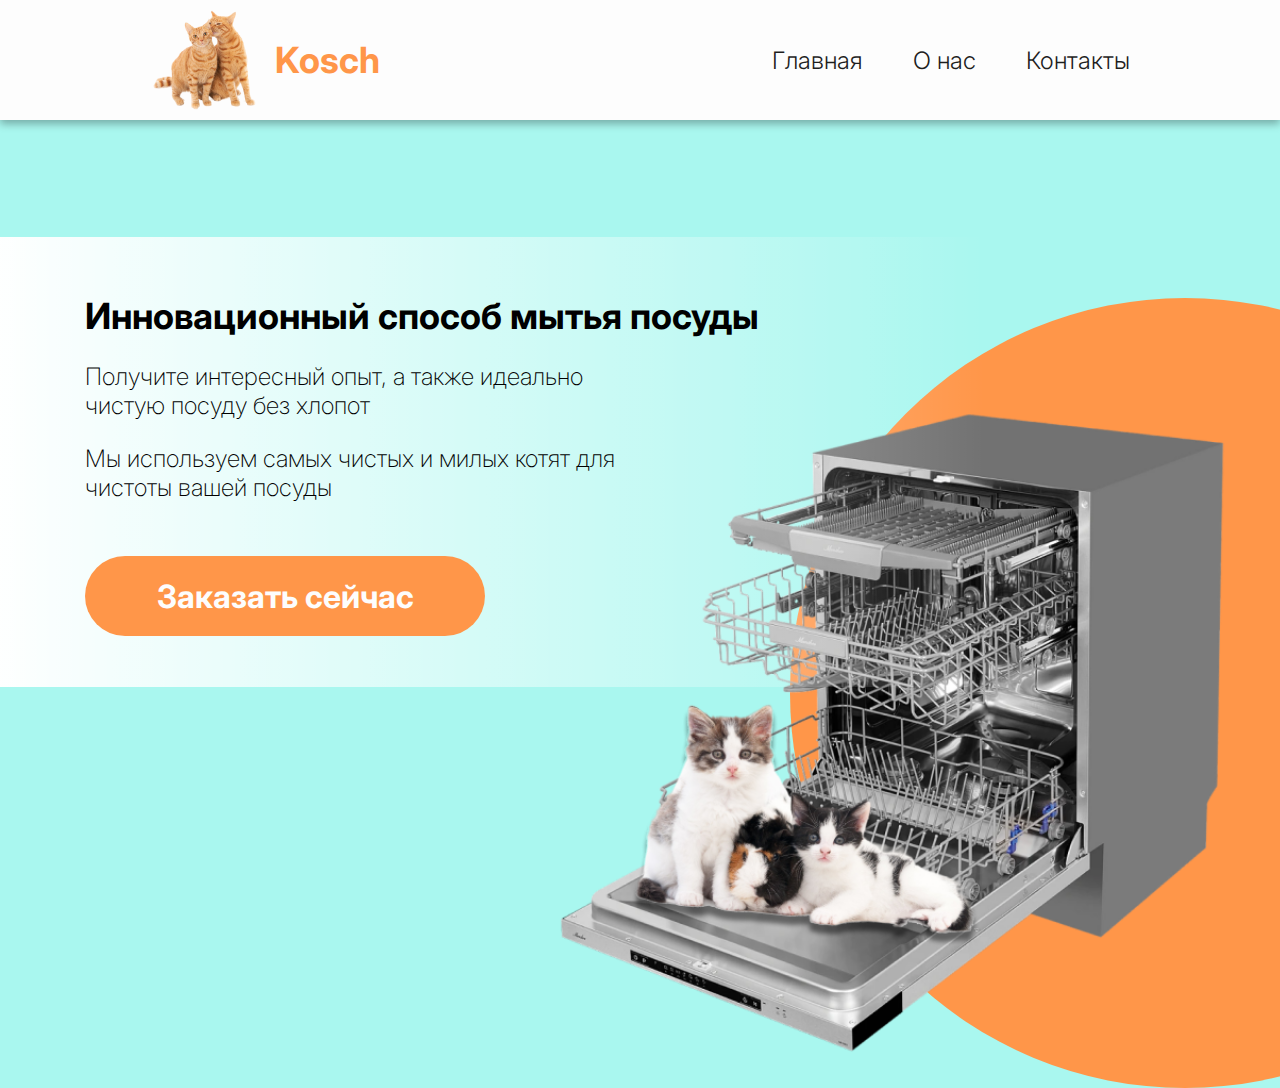
<file: index.html>
<!DOCTYPE html>

<html lang="rus">

<head>
    <title>Kosch</title>
    <meta charset="utf-8">
    <link rel="stylesheet" href="styles.css"></linkrel>
</head>
<style>
    @import url('https://fonts.googleapis.com/css2?family=Inter:wght@100..900&display=swap');
</style>

<body>
        <nav class="navbar">
            <a href="index.html" class="logo-link">
                <div class="logo-container">
                    <img src="res/logo.png" alt="Logo">
                    <span class="site-name">Kosch</span>
                </div>
            </a>
            <div class="nav-links">
                <li><a href="index.html">Главная</a></li>
                <li><a href="about.html">О нас</a></li>
                <li><a href="contacts.html">Контакты</a></li>
            </div>
        </nav>
    <div class="container"></div>
        <div class="circle">
                <img src="res/1.png" alt="machine" class="main-img">
        </div>
        <div class="descibtion">
            <div class="main-text">
                <h1>Инновационный способ мытья посуды</h1>
                <div class="text-after-header">
                    <p class="text1">Получите интересный опыт, а также идеально чистую посуду без хлопот</p>
                    <p class="text2">Мы используем самых чистых и милых котят для чистоты вашей посуды</p>
                    <form action="contacts.html" target="_self">
                        <button class="buy-button">Заказать сейчас</button>
                    </form>
                </div>
            </div>
        </div>
    </div>

</body>
</html>
</file>
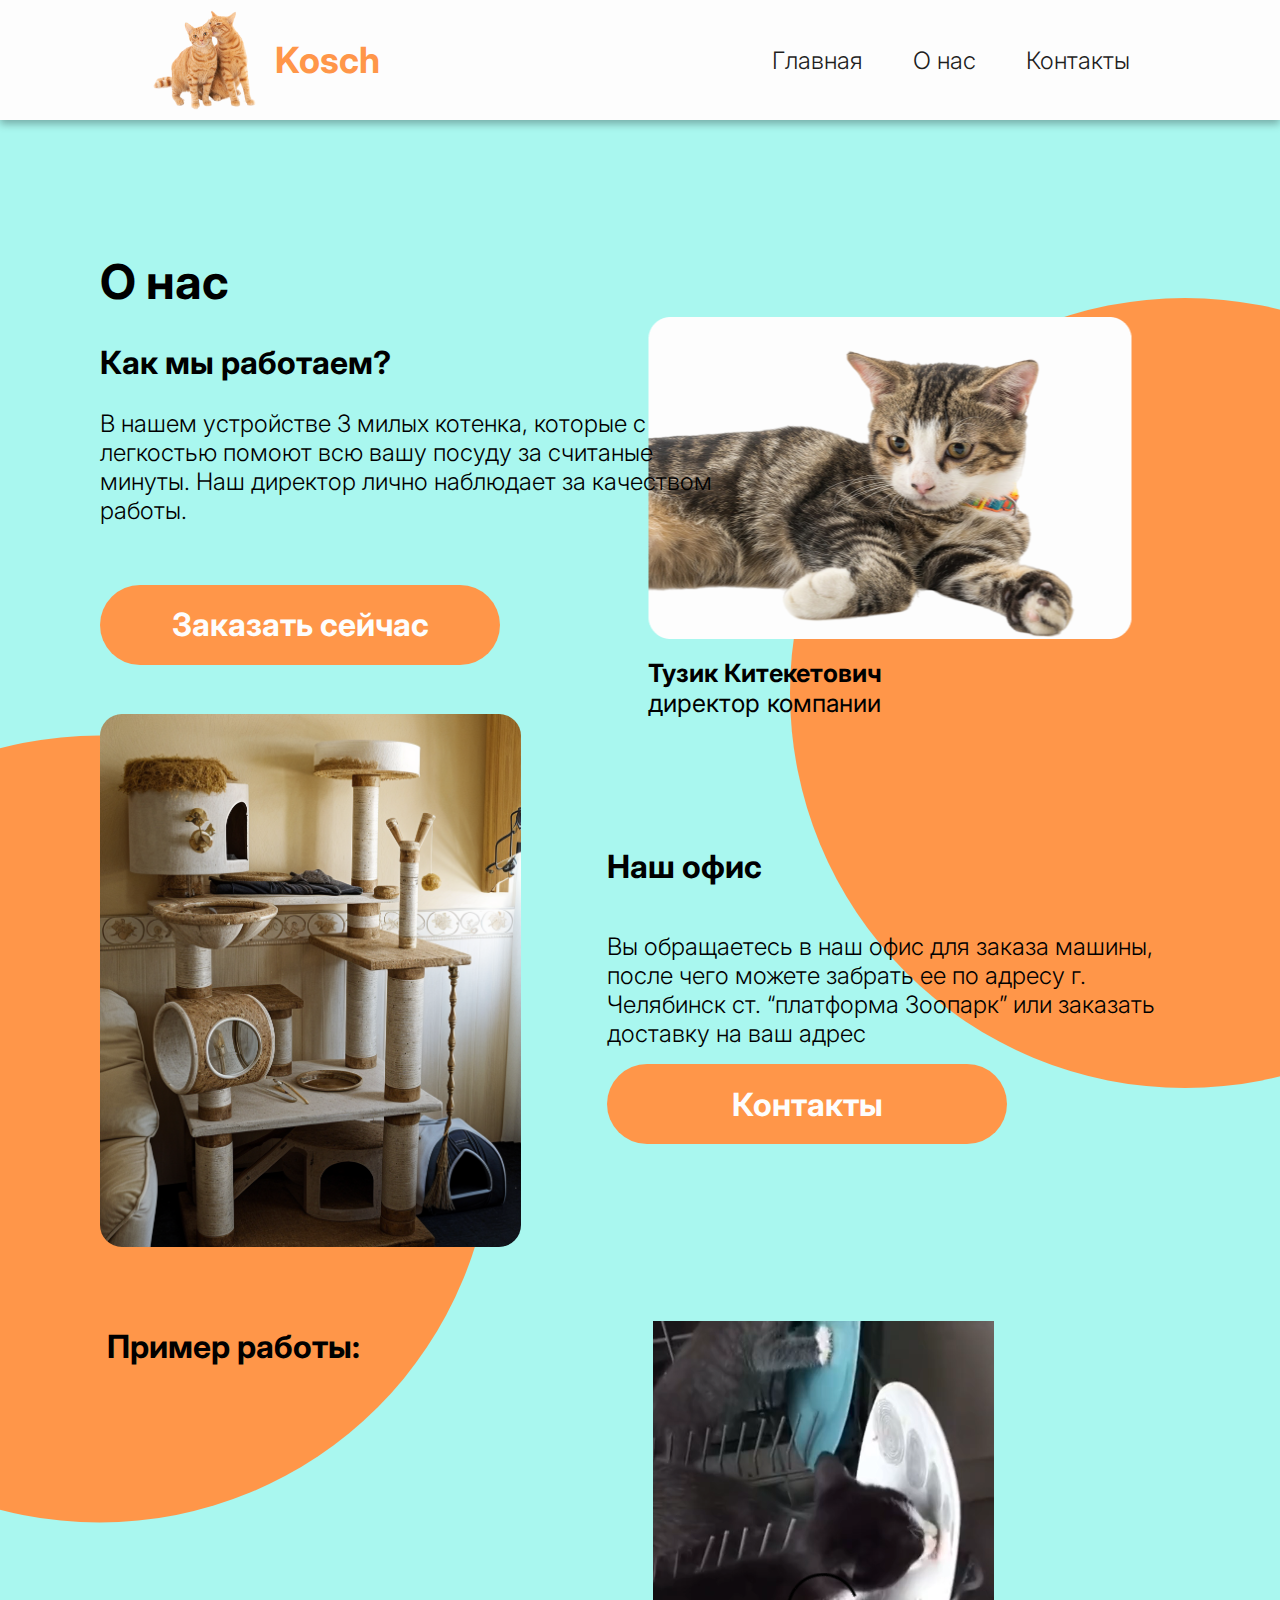
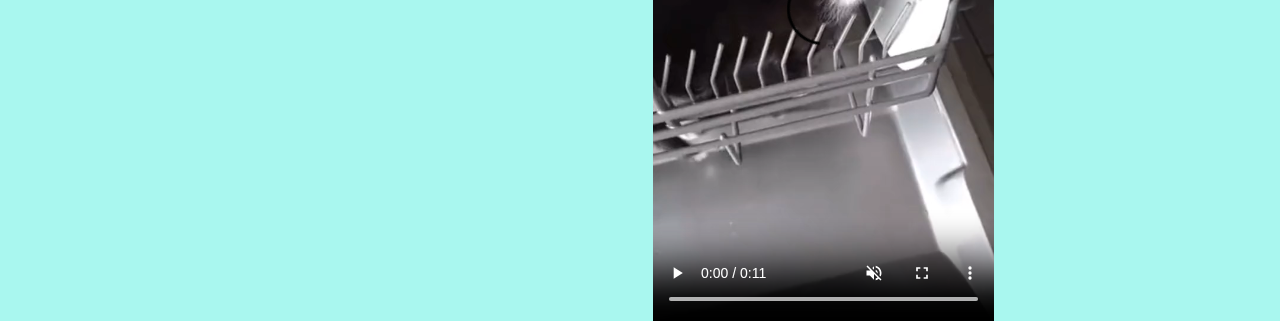
<file: about.html>
<!DOCTYPE html>

<html lang="rus">

<head>
    <title>Контакты</title>
    <meta charset="utf-8">
    <link rel="stylesheet" href="styles.css"></linkrel>
</head>
<style>
    @import url('https://fonts.googleapis.com/css2?family=Inter:wght@100..900&display=swap');
</style>

<body>
    <nav class="navbar">
        <a href="index.html" class="logo-link">
            <div class="logo-container">
                <img src="res/logo.png" alt="Logo">
                <span class="site-name">Kosch</span>
            </div>
        </a>
        <ul class="nav-links">
            <li><a href="index.html">Главная</a></li>
            <li><a href="about.html">О нас</a></li>
            <li><a href="contacts.html">Контакты</a></li>
          </ul>
    </nav>
    
    <div class="about-page">
        <div class="director">
            <h1 class="about1">О нас</h1>
            <h2 class="about2">Как мы работаем?</h2>
            <div class="content-wrapper">
                <div class="circle">
                    <img src="res/director.png" alt="director" class="director-img">
                    <div class="director-text-container">
                        <p><strong>Тузик Китекетович</strong></br>
                        директор компании</p>
                    </div>
                </div>
                <div class="about-text">
                    <p class="main-p">В нашем устройстве 3 милых котенка, которые с легкостью помоют всю вашу посуду за считаные минуты. 
                        Наш директор лично наблюдает за качеством работы.</p>
                </div>
                <div class="button-container">
                    <form action="contacts.html" target="_self">
                        <button class="buy-button">Заказать сейчас</button>
                    </form>
                </div>
            </div>
        </div>
        <div class="office">
            <div class="circle-left"></div>
            <img src="res/office.png" alt="office" class="office-img">
            <div class="office-text">
                <h2>Наш офис</h2>
                <p>Вы обращаетесь в наш офис для заказа машины, после чего можете забрать ее по адресу г. Челябинск ст. “платформа Зоопарк” или заказать доставку на ваш адрес</p>
                <form action="contacts.html" target="_self">
                    <button class="buy-button2">Контакты</button>
                </form>
            </div>
            <div class="video">
                <h2>Пример работы:</h2>
                <video muted="muted" controls class="work-video">
                    <source src="res/work.mp4" type="video/mp4">
                    Ваш браузер не поддерживает видео тег.
                </video>
            </div>
        </div>
    </div>

</body>
</html>
</file>
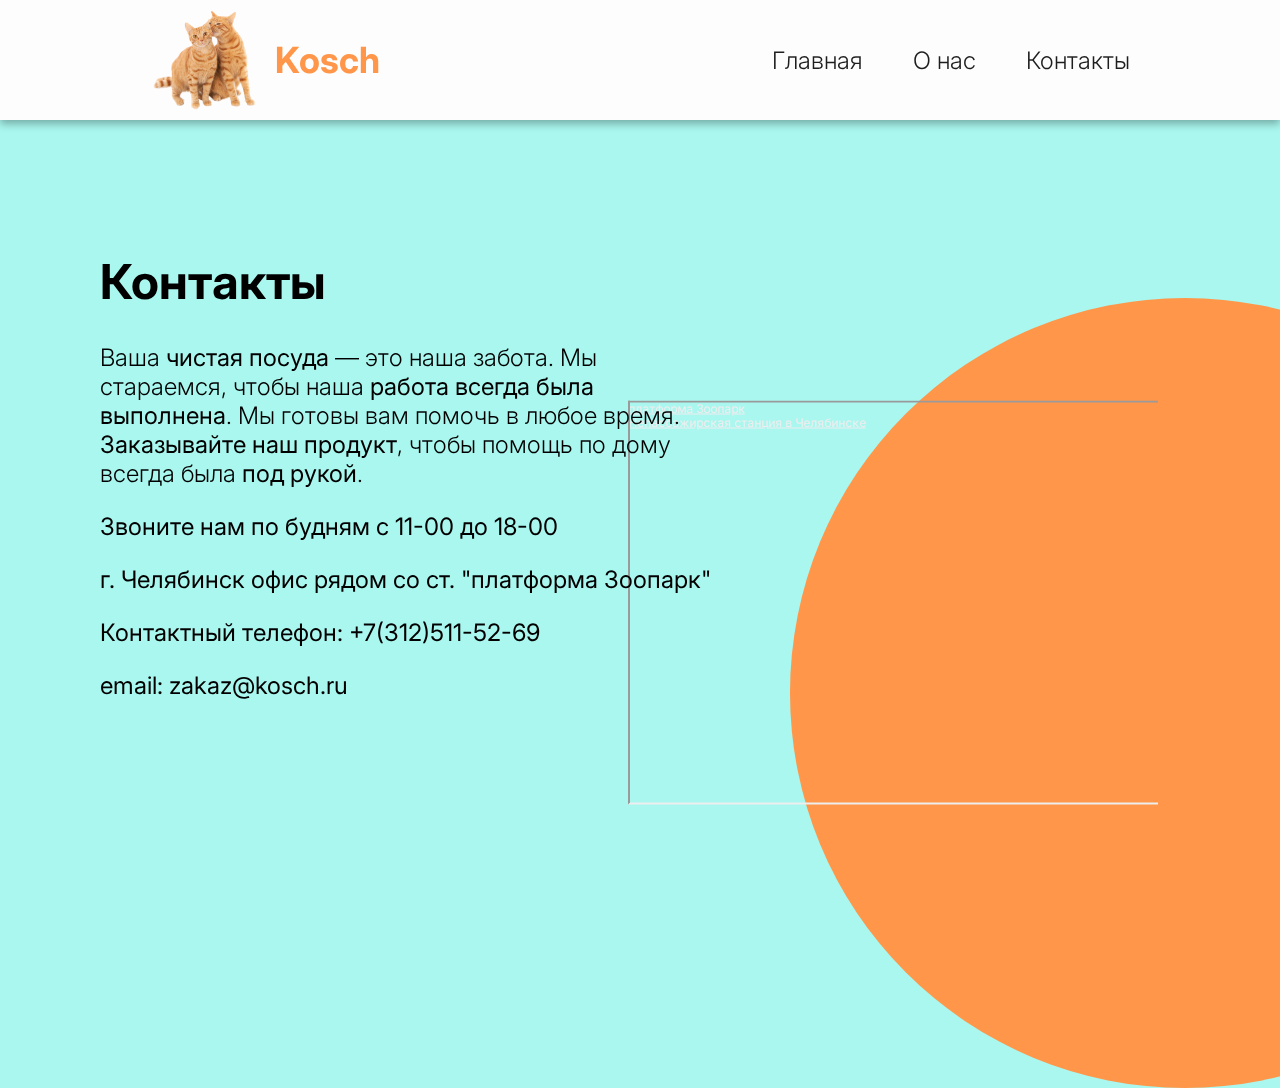
<file: contacts.html>
<!DOCTYPE html>

<html lang="rus">

<head>
    <title>Контакты</title>
    <meta charset="utf-8">
    <link rel="stylesheet" href="styles.css"></linkrel>
</head>
<style>
    @import url('https://fonts.googleapis.com/css2?family=Inter:wght@100..900&display=swap');
</style>

<body class="contact-body">
    <nav class="navbar">
        <a href="index.html" class="logo-link">
            <div class="logo-container">
                <img src="res/logo.png" alt="Logo">
                <span class="site-name">Kosch</span>
            </div>
        </a>
        <div class="nav-links">
            <li><a href="index.html">Главная</a></li>
            <li><a href="about.html">О нас</a></li>
            <li><a href="contacts.html">Контакты</a></li>
        </div>
    </nav>
    <div class="contact-page">
        <div class="map-container">
            <div class="circle">
                    <div class="map", style="position:relative;overflow:hidden;">
                        <a href="https://yandex.ru/maps/org/platforma_zoopark/241536670092/?utm_medium=mapframe&utm_source=maps" 
                        style="color:#eee;font-size:12px;position:absolute;top:0px;">платформа Зоопарк</a>
                        <a href="https://yandex.ru/maps/56/chelyabinsk/category/non_passenger_station/206795610189/?utm_medium=mapframe&utm_source=maps" 
                        style="color:#eee;font-size:12px;position:absolute;top:14px;">Непассажирская станция в Челябинске</a>
                        <iframe src="https://yandex.ru/map-widget/v1/?ll=61.364163%2C55.168165&mode=poi&poi%5Bpoint%5D=61.363328%2C55.168202&poi%5Buri%5D=ymapsbm1%3A%2F%2Forg%3Foid%3D241536670092&z=17.4" 
                            width="560" 
                            height="400" 
                            frameborder="1" 
                            allowfullscreen="true" 
                            style="position:relative; z-index: 1;">
                        </iframe>
                    </div>
                </div>
            </div>
            <div class="contacts-text">
                <h1 class="contact">Контакты</h1>
                <p class="main-p">Ваша <strong>чистая посуда</strong> — это наша забота. 
                        Мы стараемся, чтобы наша <strong>работа всегда была выполнена</strong>. 
                        Мы готовы вам помочь в любое время. 
                    <strong>Заказывайте наш продукт</strong>, чтобы помощь по дому всегда была <strong>под рукой</strong>.</p>
                <p class="time"><strong>Звоните нам по будням с 11-00 до 18-00</p>
                <p class="contacts-adress">г. Челябинск офис рядом со ст. "платформа Зоопарк"</p>
                <p class="contacts-phone">Контактный телефон: +7(312)511-52-69</p>
                <p class="contacts-email">email: zakaz@kosch.ru</strong></p>
            </div>
    </div>
</body>
</html>
</file>
<file: styles.css>
body {
    margin: 0;
    font-family: 'Inter', sans-serif;
    background-color: #A9F7EF;
    min-height: 1000px;
    overflow-x: hidden;
}



.navbar {
    display: flex;
    justify-content: space-between;
    align-items: center;
    padding: 20px 150px;
    background-color: #fdfdfd;
    height: 80px;
    box-shadow: 0 4px 8px rgba(0, 0, 0, 0.3); 
}

.logo-link {
    text-decoration: none; 
}

.logo-container {
    display: flex;
    align-items: center;
}

.logo-container img {
    height: 100px;  
}

.site-name {
    color: #FF9649;
    font-size: 36px;
    font-weight: bold;
    margin-left: 15px;
}

.nav-links {
    display:flex;   
    gap:50px;
    list-style: none; 
}

.nav-links a {
    color: #1e1e1e;
    text-decoration: none;
    font-size: 24px;
    font-family: 'Inter', sans-serif;
    font-weight: 300;
    white-space: nowrap
}

.nav-links a:hover {
    color: #FF9649; 
}

@media (max-width: 950px) {
    .navbar {
        flex-direction: column;
        align-items: center;
        height: 150px;
    }

    .navbar-logo {
        margin-bottom: 10px;
    }

    .navbar-links {
        display: flex;
        flex-direction: column;
        width: 100%;
    }

    .navbar-links a {
        padding: 10px 0;
        width: 100%;
        text-align: left;
    }
    .container{
        flex-direction: column;
    }
}

.contact-body {
    margin: 0;
    background-color: #A9F7EF;
    min-height: 800px;
    overflow-x: hidden;
}

.container {
    display: flex;
    flex-direction: row;
    align-items: center;
    max-width: 1200px;
    margin: 0 auto;

}

.circle {
    align-items: center;
    position: absolute; 
    right: -300px;
    top: 77%;
    width: 790px;
    height: 790px;
    background-color: #FF9649; 
    border-radius: 50%; 
    transform: translateY(-50%); 
    z-index: -1;
}
.main-img {
    position: absolute;
    top: 55%;
    left: 13%;
    transform: translate(-50%, -50%);
    width: 690px;
    height: 665px;
    z-index: 1;
    object-fit: cover;
}

.describtion{
    position: absolute;
    width: 580px;
    height: 260px;
}
h1{
    font-size: 36px; 
    font-weight: bold;
    font-family: 'Inter', sans-serif;
}

.main-text{
    padding-top: 150px;
    padding-left: 85px;
    font-weight: bold;
    font-family: 'Inter', sans-serif;
}

.text-after-header{
    position: relative;
    padding-top: 30;
    font-weight: 200;
    font-size: 24px; 
    width: 550px;
    height: 260px;
} 


.text-after-header::after {
    content: '';
    position: absolute;
    left: -100px;
    bottom: -65px;
    width: 1000px;
    height: 450px;
    background: linear-gradient(to right,#ffffff, rgba(255, 255, 255, 0));
    z-index: -1;
}

.buy-button{
    display: inline-block; 
    background: #FF9649;
    color: #fdfdfd;
    padding: 1rem 1.5rem; 
    width: 400px;
    height: 80px;
    font-size: 32px;
    font-family: 'Inter',sans-serif;
    font-weight: bold;
    text-decoration: none; 
    border-radius: 49px; 
    border: none;
    margin-top: 30px;
    margin-left: 0px;
}

.contact-page{
    display: flex;
    flex-direction: column;
    max-width: 1200px;
    margin: auto auto;
    padding: 100px;
}

.contact{
    font-family: 'Inter',sans-serif;
    font-size: 48px;
    font-weight: bold;
}

.contact-main-p{
    position: absolute;
    width: 580px;
    height: 260px;
}

.map{
    position: absolute;
    top: 55%;
    left: 13%;
    transform: translate(-50%, -50%);
    width: 530px;
    height: 665px;
    z-index: 0;
    object-fit: cover;
}

.contacts-text{
    font-size:24px;
    font-family: 'Inter';
    font-weight: 300;
    width: 618px;
    height: 510px;
}

.contact-page .circle {
    position: absolute; 
    right: -300px;
    top: 77%;
    width: 790px;
    height: 790px;
    background-color: #FF9649; 
    border-radius: 50%; 
    transform: translateY(-50%); 
    z-index: -1; 
}

.about-page{
    display: flex;
    flex-direction: column;
    max-width: 1200px;
    margin: auto auto;
    padding: 100px;
}

.about1{
    font-family: 'Inter',sans-serif;
    font-size: 48px;
    font-weight: bold;
}

.about2{
    font-family: 'Inter',sans-serif;
    font-size: 32px;
    font-weight: bold;
}

.director-img{
    width: 483px;
    height: 322px;
    object-fit: cover;
    margin-top: 180px;
    margin-left: 100px;
    transform: translate(-50%, -50%);
}

.about-text{
    font-size: 24px;
    font-weight: 300;
    width: 618px;
}


.director-text-container p{
    position: absolute;
    margin-top: 10px;
    top: 350px;
    left: -142px;
    font-size: 25px;
}

.about-page .circle {
    position: absolute; 
    right: -300px;
    top: 77%;
    width: 790px;
    height: 790px;
    background-color: #FF9649; 
    border-radius: 50%; 
    transform: translateY(-50%); 
    z-index: -1; 
}

.circle-left {
    position: absolute; 
    background-color: #FF9649; 
    border-radius: 50%; 
    transform: translateY(-50%); 
    z-index: -1; 
    width: 787px;
    height: 787px;
    left: -294px;
    right: 947px;
    top: 1129px;
    bottom: 630px;
}

.office-img{
    position: absolute;
    width: 420.99px;
    height: 533px;
    left: 100px;
    right: 919.01px;
    top: 714px;
    bottom: 1299px;
    border-radius: 22px;
}

.office-text h2{
    position: absolute;
    width: 547px;
    height: 88px;
    left: 607px;
    right: 286px;
    top: 820px;
    bottom: 1638px;
    font-size: 32px;
}

.office-text p{
    position: absolute;
    width: 565px;
    height: 116px;
    left: 607px;
    right: 268px;
    top: 908px;
    bottom: 1522px;
    font-size:24px;
    font-weight: 300;
}
.button-container {
    display: flex; 
    gap: 20px;
    margin-top: 30px; 
}

.buy-button2 {
    position: absolute;
    left: 607px;
    right: 433px;
    top: 1064px;
    bottom: 1402px;
    display: inline-block; 
    background: #FF9649;
    color: #fdfdfd;
    padding: 1rem 1.5rem; 
    width: 400px;
    height: 80px;
    font-size: 32px;
    font-family: 'Inter',sans-serif;
    font-weight: bold;
    text-decoration: none; 
    border-radius: 49px; 
    border: none;
}
.video h2{
    position: absolute;
    width: 547px;
    height: 88px;
    left: 107px;
    right: 786px;
    top: 1300px;
    bottom: 1158px;
    font-size: 32px;
}

.work-video{
    position: absolute;
    height: 600px;
    left: 653px;
    right: 237px;
    top: 1321px;
    bottom: 105px;
}
</file>
